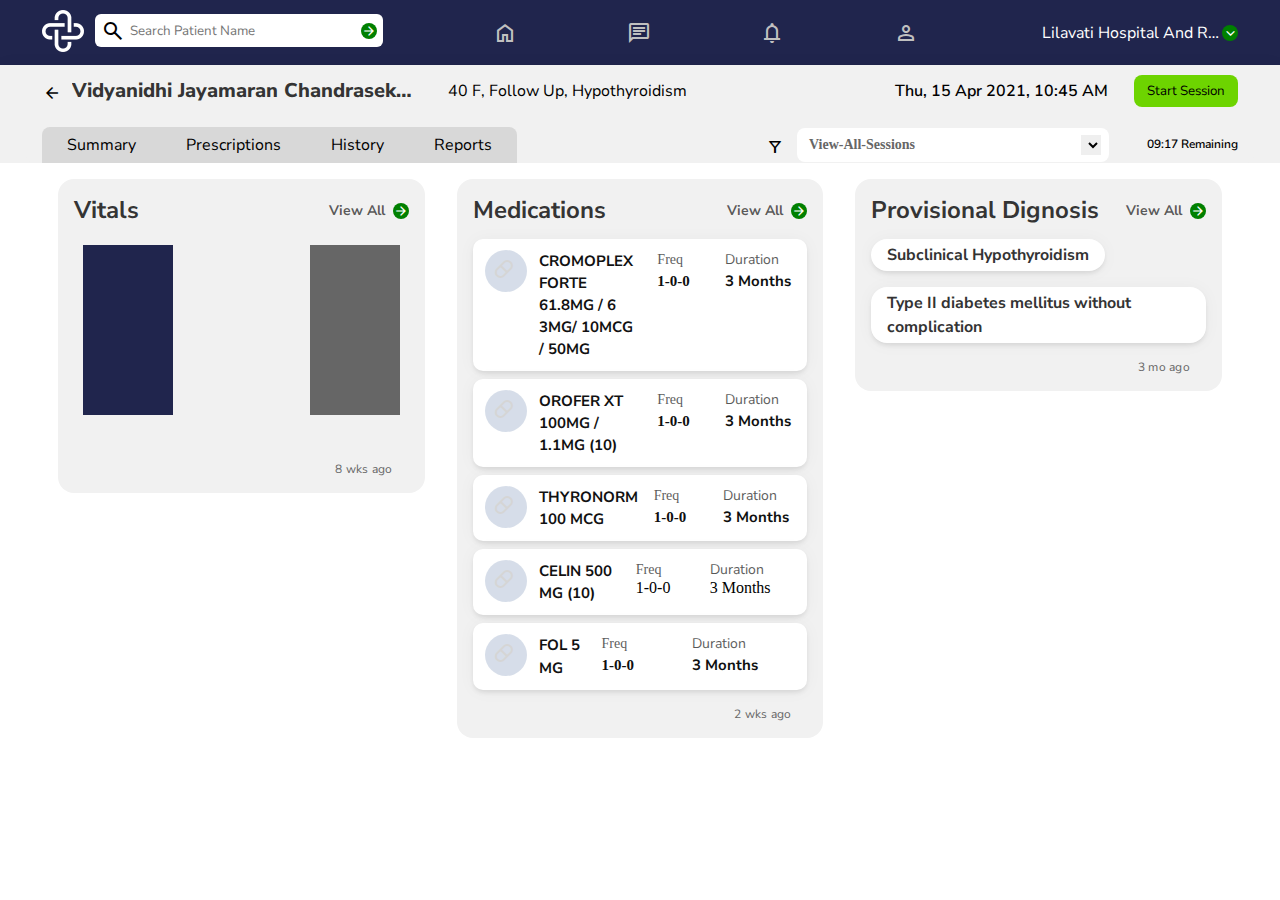
<file: index.html>
<!DOCTYPE html>
<html lang="en">

<head>
    <meta charset="UTF-8">
    <meta name="viewport" content="width=device-width, initial-scale=1.0">

    <link rel="preconnect" href="https://fonts.googleapis.com">
    <link rel="preconnect" href="https://fonts.gstatic.com" crossorigin>
    <link
        href="https://fonts.googleapis.com/css2?family=Nunito+Sans:ital,opsz,wght@0,6..12,200;0,6..12,300;0,6..12,400;0,6..12,500;0,6..12,600;0,6..12,700;0,6..12,800;0,6..12,900;0,6..12,1000;1,6..12,200;1,6..12,300;1,6..12,400;1,6..12,600;1,6..12,700;1,6..12,800;1,6..12,900;1,6..12,1000&display=swap"
        rel="stylesheet">
    <title>Document</title>
    <link rel="stylesheet" href="reset.css">
    <link rel="stylesheet" href="style.css">

    <link rel="stylesheet"
        href="https://fonts.googleapis.com/css2?family=Material+Symbols+Outlined:opsz,wght,FILL,GRAD@20..48,100..700,0..1,-50..200" />
</head>

<body>
    <div class="container">

        <nav class="nav1">

            <div class="main">


                <div class="logoAndSearch">
                    <div class="logoandsearchbar">
                        <div class="logo">
                            <img class="logoimg" src="light-copy.png">
                        </div>
                        <div class="search">
                            <span id="searchicon" class="material-symbols-outlined">
                                search
                            </span>
                            <input type="search" placeholder="Search Patient Name" class="searchbar"
                                style="padding-left: 35px;">
                            <span id="searcharrow" class="material-symbols-outlined">
                                arrow_forward
                            </span>


                        </div>
                    </div>

                    <div class="allIcons">
                        <span id="icon" class="material-symbols-outlined">
                            home
                        </span>
                        <span id="icon" class="material-symbols-outlined">
                            chat
                        </span>


                        <span id="icon" class="material-symbols-outlined">
                            notifications
                        </span>
                        <span id="icon" class="material-symbols-outlined">
                            person
                        </span>

                    </div>

                    <div class="hospital">
                        <p id="Lilavati">Lilavati Hospital And Ress</p>
                        <span id="dropdown" class="material-symbols-outlined">
                            expand_more
                        </span>


                    </div>


                </div>




        </nav>

        <nav class="nav2">

            <div class="row2">
                <div class="header">
                    <!-- <div class="all"></div> -->

                    <div class="arrowVidyanidhiandlabel">


                        <div class="arrowandVidyanidhi">
                            <span id="arrorsymbol" class="material-symbols-outlined">
                                arrow_back
                            </span>

                            <div class="Vidyanidhi-Jayamaran">

                                <p class="Vidyanidhi"> Vidyanidhi Jayamaran Chandrasekaran Ku</p>

                            </div>
                        </div>

                        <div class="label1">
                            40 F, Follow Up, Hypothyroidism
                        </div>
                    </div>





                    <div class="dateandstartbtn">

                        <div class="Thu-15-Apr-2021-10">
                            Thu, 15 Apr 2021, 10:45 AM
                        </div>

                        <div class="startSession">
                            <button class="startBtn">Start Session</button>
                        </div>
                    </div>

                </div>
                <div class="header2">
                    <div class="rectangle">
                        <div class="nav-item">
                            Summary
                        </div>
                        <div class="nav-item">
                            Prescriptions
                        </div>
                        <div class="nav-item">
                            History
                        </div>
                        <div class="nav-item">
                            Reports
                        </div>

                    </div>

                    <div class="sessionandtime">


                        <div class="sessions">
                            <span id="filtericon" class="material-symbols-outlined">
                                filter_alt
                            </span>

                            <div class="View-All-Sessions">

                                <label for="cars">View-All-Sessions</label>
                                <select name="allsession" id="session">

                                </select>
                            </div>
                        </div>

                        <div class="Remaining">
                            09:17 Remaining
                        </div>

                    </div>
                </div>
            </div>

        </nav>


        <div class="main2">
            <div class="boxcontainer">
                <div class="threeBox">

                    <div class="box2">

                        <div class="boxtwoheader">
                            <div class="vitals">
                                Vitals
                            </div>
                            <div class="viewbtn">
                                View All
                                <span id="arrow2right" class="material-symbols-outlined">
                                    arrow_forward
                                </span>
                            </div>
                        </div>

                        <div class="vitalsdata">
                            <div class="vitalsdatabox1">
                            </div> 

                             <div class="vitalsdatabox2">
                                
                            </div>
                        </div>

                        <div class="time">
                            8 wks ago
                        </div>
                    </div>


                    <div class="box2">
                        <div class="boxtwoheader">
                            <div class="medication">
                                Medications
                            </div>
                            <div class="viewbtn">
                                View All
                                <span id="arrow2right" class="material-symbols-outlined">
                                    arrow_forward
                                </span>
                            </div>
                        </div>

                        <div class="medicinedata">
                            <div class="medicinedatabox1">
                                <div class="tableticon">
                                <!-- <div class="datarow1"> -->
                                    <span id="tablet" class="material-symbols-outlined">
                                        pill
                                    </span>

                                <!-- </div> -->
                            </div>

                            <div class="CROMOPLEX">

                            
                                <!-- <div class="datarow2"> -->
                                    <p class="CROMOPLEXX">CROMOPLEX FORTE
                                        61.8MG / 6 3MG/
                                        10MCG / 50MG
                                    </p>
                                <!-- </div> -->
                            </div>

                            <div class="freandtime">
                                <div class="datarow3">
                                    <span class="Freq">
                                        Freq

                                    </span>
                                    <span class="timen">
                                        1-0-0
                                    </span>
                                   


                                </div>
                                <div class="datarow4">
                                    <span class="Duration">
                                        Duration

                                    </span>
                                    <span class="months3">
                                        3 Months
                                    </span>

                                </div>

                            </div>

                            </div>
                            <div class="medicinedatabox1">
                                <div class="tableticon">
                                    <div class="datarow1">
                                        <span id="tablet" class="material-symbols-outlined">
                                            pill
                                        </span>
    
                                    </div>
                                </div>
    
                                <div class="CROMOPLEX">
    
                                
                                    <!-- <div class="datarow2"> -->
                                        <p class="CROMOPLEXX">OROFER XT 100MG / 1.1MG (10)
                                        </p>
                                    <!-- </div> -->
                                </div>
    
                                <div class="freandtime">
                                    <div class="datarow3">
                                        <span class="Freq">
                                            Freq
    
                                        </span>
                                        <span class="timen">
                                            1-0-0
                                        </span>
    
    
                                    </div>
                                    <div class="datarow4">
                                        <span class="Duration">
                                            Duration
    
                                        </span>
                                        <span class="months3">
                                            3 Months
                                        </span>
    
                                    </div>
    
                                </div>
    
                            </div>
                            <div class="medicinedatabox1">
                                <div class="tableticon">
                                    <div class="datarow1">
                                        <span id="tablet" class="material-symbols-outlined">
                                            pill
                                        </span>
    
                                    </div>
                                </div>
    
                                <div class="CROMOPLEX">
    
                                
                                    <!-- <div class="datarow2"> -->
                                        <p class="CROMOPLEXX">  THYRONORM 100 MCG

                                        </p>
                                    <!-- </div> -->
                                </div>
    
                                <div class="freandtime">
                                    <div class="datarow3">
                                        <span class="Freq">
                                            Freq
    
                                        </span>
                                        <span class="timen">
                                            1-0-0
                                        </span>
    
    
                                    </div>
                                    <div class="datarow4">
                                        <span class="Duration">
                                            Duration
    
                                        </span>
                                        <span class="months3">
                                            3 Months
                                        </span>
    
                                    </div>
    
                                </div>
    

                            </div>
                            <div class="medicinedatabox1">
                                <div class="tableticon">
                                    <div class="datarow1">
                                        <span id="tablet" class="material-symbols-outlined">
                                            pill
                                        </span>
    
                                    </div>
                                </div>
    
                                <div class="CROMOPLEX">
    
                                
                                    <!-- <div class="datarow2"> -->
                                        <p class="CROMOPLEXX"> 
                                             CELIN 500 MG (10)

                                        </p>
                                    <!-- </div> -->
                                </div>
    
                                <div class="freandtime">
                                    <div class="datarow3">
                                        <span class="Freq">
                                            Freq
    
                                        </span>
                                        1-0-0
    
    
                                    </div>
                                    <div class="datarow4">
                                        <span class="Duration">
                                            Duration
    
                                        </span>
                                        3 Months
    
                                    </div>
    
                                </div>
    

                            </div>
                            <div class="medicinedatabox1">
                                <div class="tableticon">
                                    <div class="datarow1">
                                        <span id="tablet" class="material-symbols-outlined">
                                            pill
                                        </span>
    
                                    </div>
                                </div>
    
                                <div class="CROMOPLEX">
    
                                
                                    <!-- <div class="datarow2"> -->
                                        <p class="CROMOPLEXX">  FOL 5 MG

                                        </p>
                                    <!-- </div> -->
                                </div>
    
                                <div class="freandtime">
                                    <div class="datarow3">
                                        <span class="Freq">
                                            Freq
    
                                        </span>
                                        <span class="timen">
                                            1-0-0
                                        </span>
    
    
                                    </div>
                                    <div class="datarow4">
                                        <span class="Duration">
                                            Duration
    
                                        </span>
                                        <span class="months3">
                                            3 Months
                                        </span>
    
                                    </div>
    
                                </div>
    

                            </div>
                        </div>

                        <div class="time">
                            2 wks ago
                        </div>
                    </div>

                    <div class="box2">
                        <div class="boxtwoheader">
                            <div class="medication">
                                Provisional Dignosis
                            </div>
                            <div class="viewbtn">
                                View All
                                <span id="arrow2right" class="material-symbols-outlined">
                                    arrow_forward
                                </span>
                            </div>
                        </div>

                        <div class="Provisionaldata">
                            <div class="Provisionaldatabox1">
                                Subclinical Hypothyroidism
                            </div>
                            <div class="Provisionaldatabox1">
                                Type II diabetes mellitus without complication
                            </div>
                        </div>
                        <div class="time">
                            3 mo ago
                        </div>
                    </div>
                </div>
            </div>

        </div>

    </div>




</body>

</html>
</file>
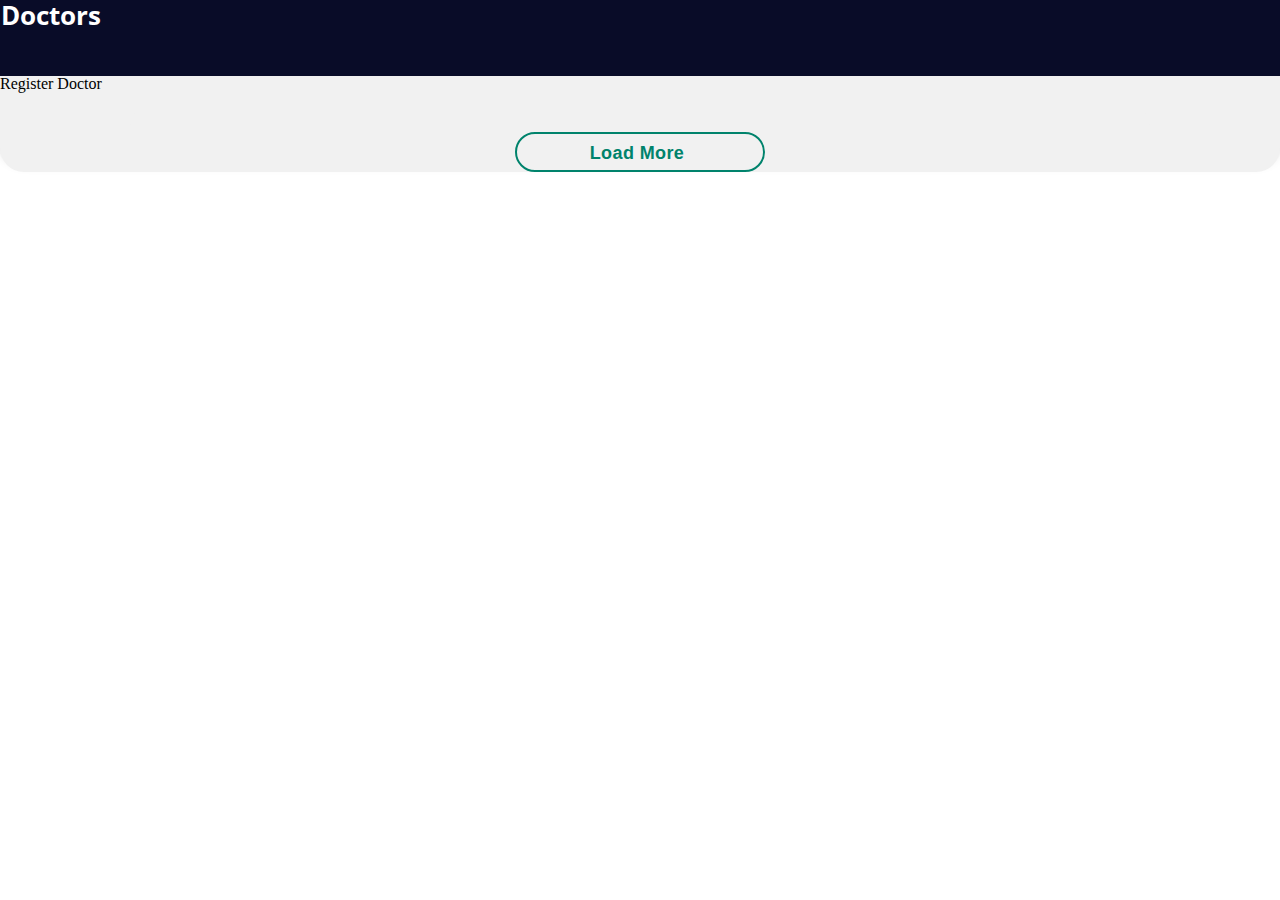
<file: Doctor.html>
<!DOCTYPE html>
<html lang="en">

<head>
    <meta charset="UTF-8">
    <meta name="viewport" content="width=device-width, initial-scale=1.0">

    <link rel="preconnect" href="https://fonts.googleapis.com">
    <link rel="preconnect" href="https://fonts.gstatic.com" crossorigin>
    <link
        href="https://fonts.googleapis.com/css2?family=Nunito+Sans:ital,opsz,wght@0,6..12,200;0,6..12,300;0,6..12,400;0,6..12,500;0,6..12,600;0,6..12,700;0,6..12,800;0,6..12,900;0,6..12,1000;1,6..12,200;1,6..12,300;1,6..12,400;1,6..12,500;1,6..12,600;1,6..12,700;1,6..12,800;1,6..12,900;1,6..12,1000&family=Open+Sans&display=swap"
        rel="stylesheet">

    <title>Document</title>
    <link rel="stylesheet" href="reset.css">
    <link rel="stylesheet" href="Doctor.css">
</head>

<body>

    <div class="main">
        <div class="Container">
            <div class="head">

                <h2>Doctors</h2>
            </div>
            <h1>Register Doctor</h1>
            <div id="allCards">



            </div>

        </div>
        <div class="load">
            <button class="LoadMore" onclick="loadData()">Load More</button>
        </div>

    </div>
    <script src="Doctor.js"></script>
</body>

</html>
</file>
<file: style.css>
* {
    font-family: 'Nunito Sans';
}

.container {
    height: 100%;
    width: 100%;
}

.navbar1 {
    width: 100%;
    background-color: #20254d;

}

.nav1 {

    width: 100%;
    background-color: #20254d;
    display: flex;
    align-items: center;
    margin: 0;
    flex-flow: row wrap;

}

.nav2 {
    width: 100%;
    background-color: #f1f1f1;
    display: flex;
    align-items: center;
    margin: 0;
    flex-flow: row wrap;
    box-shadow: 0 1px 18px 0 rgba(0, 0, 0, 0.04), 0 3px 5px -1px rgba(0, 0, 0, 0.1);
}

.main {
    width: 100%;
    max-width: 1196px;
    margin: 0 auto;
    display: flex;
    justify-content: space-between;



}


.row2 {
    width: 100%;
    max-width: 1196px;
    margin: 0 auto;
    display: flex;
    justify-content: space-between;
    align-items: center;
    padding: 10px 16px 0 16px;

}

.rectangle .nav-item {
    padding: 10px 25px 10px 25px;
}

.nav-item:hover {
    border-bottom: 3px solid green;
    background-color: #aaa9a9;
}



#icon:hover {
    border-bottom: 1.5px solid white;
    color: white;
}

.serachAndallButton {
    width: 100%;
    max-width: 1196px;
    margin: 0 auto;
}


.maxwidth {


    display: flex;
    flex-direction: row;
    justify-content: center;
    flex-wrap: wrap;
    gap: 15px;
}



.logoAndSearch {
    display: flex;
    flex-wrap: wrap;
    justify-content: space-between;
    width: 100%;
    align-items: center;
    margin: 10px 0 10px 0;

}


.hospital {
    display: flex;
    align-items: center;
    color: white;
    align-self: center;
    justify-content: flex-end;
    font-family: 'Nunito Sans';
    overflow: hidden;
    text-overflow: ellipsis;
    padding: 0px 0px 0 16px
}

.hospital p {}


#icon {
    width: 22px;
    height: 22px;
    padding: 4px 12px 5.3px 12px;
    color: #C0C0C0;
    justify-content: space-around;





}

#dropdown {
    background-color: green;
    color: white;
    border-radius: 20px;
    font-size: 17px;
}


.allIcons {

    display: flex;
    flex-direction: row;
    align-items: center;
    flex-wrap: wrap;
    gap: 87.5px;
}





.searchbar {
    width: 288px;
    margin: 3.5px 0px 0px 0px;
    padding: 8px 15px 7px 8px;
    border-radius: 6px;
    border-style: none;
}

.search {
    position: relative;
}

#searcharrow {
    position: absolute;
    right: 6px;
    top: 13px;
    font-size: 16px;
    background-color: green;
    border-radius: 10px;
    color: white;
}

#searchicon {
    position: absolute;
    top: 9px;
    left: 6px;
}

/* /////////////////////////////////////////////////////////////////////////////////// */

.row2 {
    width: 100%;
    height: 100%;
    max-width: 1196px;
    display: flex;
    flex-direction: column;
    border-radius: 8px;
    background-color: #f1f1f1;
    flex-wrap: wrap;
    justify-content: center;
    align-items: center;


}

.header {
    display: flex;
    flex-direction: row;
    flex-wrap: wrap;
    align-items: center;
    width: 100%;
    justify-content: space-between;
}

.header2 {
    display: flex;
    flex-direction: row;
    flex-wrap: wrap;
    align-items: center;
    margin-top: 20px;
    justify-content: space-between;
    width: 100%;
}


.rectangle {
    max-width: 476px;
    height: 100%;
    font-family: 'Nunito Sans';
    display: flex;
    flex-direction: row;
    flex-wrap: wrap;
    align-items: center;
    background-color: #D8D8D8;
    color: #000;
    opacity: 5;
    border-top-left-radius: 8px;
    border-top-right-radius: 8px;
    justify-content: flex-start;
    text-align: center;
}

.sessions {
    display: flex;
    align-items: center;
}

.arrowicon {
    width: 22px;
    height: 22px;
}

.arrow {
    justify-self: start;
}

.Vidyanidhi {
    width: 100%;
    max-width: 340px;
    overflow: hidden;
    text-overflow: ellipsis;
    white-space: nowrap;
    font-family: 'Nunito Sans';
}

#Lilavati {
    width: 100%;
    max-width: 180px;
    overflow: hidden;
    text-overflow: ellipsis;
    white-space: nowrap;

}

.Vidyanidhi-Jayamaran {
    font-family: 'Nunito Sans';
    font-size: 20px;
    font-weight: 800;
    font-stretch: normal;
    font-style: normal;
    line-height: 1.3;
    letter-spacing: normal;
    color: rgba(0, 0, 0, 0.8);
    text-overflow: ellipsis;
    overflow: hidden;
}

.Thu-15-Apr-2021-10 {

    font-family: 'Nunito Sans';
    font-size: 16px;
    font-weight: 600;
    font-stretch: normal;
    font-style: normal;
    line-height: 1;
    letter-spacing: normal;
    color: #000;

}

.startBtn {
    padding: 7px 13px;
    border-radius: 8px;
    background-color: #6dd400;
    font-family: 'Nunito Sans';
    border-style: none;

}

.View-All-Sessions select {
    float: right;
    border-style: none;
}

.View-All-Sessions {
    width: auto;
    width: 292px;
    height: auto;
    padding: 7px 8px 7px 12px;
    border-radius: 8px;
    background-color: #fff;
    font-family: NunitoSans;
    font-size: 14px;
    font-weight: bold;
    font-stretch: normal;
    font-style: normal;
    line-height: 1.43;
    letter-spacing: normal;
    color: #666;
    margin-left: 16px;
}

.Remaining {
    max-width: 109px;
    height: auto;
    font-family: 'Nunito Sans';
    font-size: 12px;
    font-weight: 600;
    font-stretch: normal;
    font-style: normal;
    line-height: 1.29;
    letter-spacing: normal;
    text-align: center;
    color: #000;
}


.arrowandVidyanidhi {
    display: flex;
    flex-direction: row;
    gap: 14px;
}

.logoandsearchbar {
    display: flex;
    gap: 11px;
}

.label1 {
    font-family: 'Nunito Sans';
}

.material-symbols-outlined {
    width: 15.9px;
    height: 16px;
    align-self: center;

}

#arrorsymbol {
    align-self: center;
    font-size: 20px;

}

#filtericon {
    font-size: 20px;
}

.dateandstartbtn {
    display: flex;
    align-items: center;
    gap: 26px;
}

.arrowVidyanidhiandlabel {
    display: flex;
    align-items: center;
    flex-wrap: wrap;
    gap: 36px;
}

.sessionandtime {
    display: flex;
    align-items: center;
    flex-wrap: wrap;
    gap: 38px;
}




/* ////////////////////////////////////////////////////////////////// */
/* ////////////////////////////////////////////////    BOX One */




.main2 {
    width: 100%;
    display: flex;
    align-items: center;
    margin: 0;
    flex-flow: row wrap;
    background-color: white;
}

.boxcontainer {
    width: 100%;
    max-width: 1196px;
    margin: 0 auto;
    padding: 0 16px 0 16px;

}


.threeBox {
    width: 100%;
    display: flex;
    align-items: flex-start;
    justify-content: space-between;
    flex-direction: row;
    flex-wrap: wrap;

}

.threeBox>div {
    flex: 1;
}

.box1 {
    width: 100%;
    max-width: 388px;
    margin: 16px 16px 16px 0px;
    padding: 3px 13px 14px;
    border-radius: 16px;
    background-color: #f1f1f1;

}

.time {
    display: flex;
    justify-content: end;
    text-align: center;

    font-family: 'Nunito Sans';
    font-size: 12px;
    font-weight: normal;
    font-stretch: normal;
    font-style: normal;
    line-height: normal;
    letter-spacing: 0.26px;
    text-align: right;
    color: #666;

    margin: 16px 16px 0px 0px;

}

.vitalsdata {
    display: flex;
    /* flex-direction: row; */
    justify-content: space-between;
    align-items: flex-start;

}

.vitalsdatabox1 {
    height: 170px;
    width: 90px;
    background-color: #20254d;
    margin: 6px 0 30px 9px;


}

.vitalsdatabox2 {
    height: 170px;
    width: 90px;
    background-color: #666;
    margin: 6px 9px 30px 0px;

}

.box2 {
    width: 100%;
    max-width: 356px;
    margin: 16px;
    padding: 16px 16px 16px;
    border-radius: 16px;
    background-color: #f1f1f1
}


.boxtwoheader {
    display: flex;
    justify-content: space-between;
    align-items: center;
    margin-bottom: 12px;
}

.medication {
    font-family: 'Nunito Sans';
    font-size: 24px;
    font-weight: bold;
    font-stretch: normal;
    font-style: normal;
    line-height: 1.33;
    letter-spacing: normal;
    color: rgba(0, 0, 0, 0.8);
}

.viewbtn {
    position: relative;
    font-family: 'Nunito Sans';
    font-size: 14px;
    font-weight: bold;
    font-stretch: normal;
    font-style: normal;
    line-height: 1.71;
    letter-spacing: normal;
    color: rgba(0, 0, 0, 0.65);
    display: flex;
    text-align: center;
    gap: 8px;

}

#arrow2right {
    color: white;
    /* position: absolute; */
    top: 3.5px;
    font-size: 16px;
    right: -19px;
    background-color: green;
    border-radius: 10px;
    display: flex;
    align-items: center;
}

.medicinedata {
    display: flex;
    flex-direction: column;
    justify-content: space-between;
    gap: 8px;
}



.CROMOPLEX{
    display: flex;
    align-items: center;
    justify-content: center;
}

.freandtime{
    display: flex;
    align-items: center;
    justify-content: end;
    gap: 22px;
}

.medicinedatabox1 {
    width: fit-content;
    padding: 11px 16px 11px 12px;
    /* max-width: 356px; */
    border-radius: 10px;
    box-shadow: 0 1px 18px 0 rgba(0, 0, 0, 0.04), 0 3px 5px -1px rgba(0, 0, 0, 0.1);
    background-color: #fff;
    display:flex;
    justify-content: center;
    align-items: start;
}



.datarow3 {
    display: flex;
    flex-wrap: wrap;
    flex-grow: 1;
        
}

.datarow4{
    display: flex;
    flex-wrap: wrap;
    flex-grow: 1;
}
#tablet{
     width: 28px;
    height: 28px;
    /* margin: 27px 0px 27px 19px; */
    padding: 7px;
    opacity: 0.16; 
    background-color: #08347a;
    border-radius: 22px;
} 

/* .tableticon{
  display: flex;
    align-items: center;
    justify-content: start;

      
} */


.medicinedatabox2 {
    height: 50px;
    width: 100%;
    margin: 8px -8px;
    border-radius: 10px;
    box-shadow: 0 1px 18px 0 rgba(0, 0, 0, 0.04), 0 3px 5px -1px rgba(0, 0, 0, 0.1);
    background-color: #fff;

    display:flex;
    justify-content: space-between;
    float: left;
    align-items: flex-start;
    padding: 10px;
}

.medicinedatabox3 {
    height: 50px;
    width: 100%;
    margin: 8px -8px 8px;
    border-radius: 10px;
    box-shadow: 0 1px 18px 0 rgba(0, 0, 0, 0.04), 0 3px 5px -1px rgba(0, 0, 0, 0.1);
    background-color: #fff;

    display:flex;
    justify-content: space-between;
    float: left;
    align-items: flex-start;
    padding: 10px;
}

.medicinedatabox4 {
    height: 50px;
    width: 100%;
    margin: 8px -8px 8px;
    border-radius: 10px;
    box-shadow: 0 1px 18px 0 rgba(0, 0, 0, 0.04), 0 3px 5px -1px rgba(0, 0, 0, 0.1);
    background-color: #fff;

    display:flex;
    justify-content: space-between;
    float: left;
    align-items: flex-start;
    padding: 10px;
}

.medicinedatabox5 {
    height: 50px;
    width: 100%;
    margin: 8px -8px 8px;
    border-radius: 10px;
    box-shadow: 0 1px 18px 0 rgba(0, 0, 0, 0.04), 0 3px 5px -1px rgba(0, 0, 0, 0.1);
    background-color: #fff;

    display:flex;
    justify-content: space-between;
    float: left;
    align-items: flex-start;
    padding: 10px;
}

/* .datarow1{
    display: flex;
    justify-content: space-between;

} */

/* .datarow1{
    display: flex;
    align-items: flex-start;
} */

.CROMOPLEXX{
    font-family: 'Nunito Sans';
  font-size: 15px;
  font-weight: bold;
  font-stretch: normal;
  font-style: normal;
  line-height: 1.47;
  letter-spacing: normal;
  color: #111;
  display: flex;
  flex-wrap: wrap;
  flex-grow: 1;
  /* width: 148px; */



  
  margin: 0 16px 0 12px;
}
/* 
.Freq {
    font-family: 'Nunito Sans';
    font-size: 14px;
    opacity: 0.65;
    font-weight: normal;
    font-stretch: normal;
    font-style: normal;
    line-height: 1.43;
    letter-spacing: normal;
    color: #000;
    margin: 0 12px 2px 16px;

} */
.Duration{
    width: 66px;
    height: 20px;
    /* margin: 0 0 2px 12px; */
    opacity: 0.65;
    font-family: 'Nunito Sans';
    font-size: 14px;
    font-weight: normal;
    font-stretch: normal;
    font-style: normal;
    line-height: 1.43;
    letter-spacing: normal;
    color: #000;
}

.months3{
    width: 66px;
    height: 22px;
    /* margin: 2px 0 22px 12px; */
    font-family: 'Nunito Sans';
    font-size: 15px;
    font-weight: bold;
    font-stretch: normal;
    font-style: normal;
    line-height: 1.47;
    letter-spacing: normal;
    color: #0f0f0f;
  
}

.Freq{
        width: 46px;
        height: 20px;
        /* margin: 0 12px 2px 16px; */
        opacity: 0.65;
        font-family: NunitoSans;
        font-size: 14px;
        font-weight: normal;
        font-stretch: normal;
        font-style: normal;
        line-height: 1.43;
        letter-spacing: normal;
        color: #000;
}
.timen{
    width: 46px;
  height: 22px;
  /* margin: 2px 12px 22px 16px; */
  font-family: NunitoSans;
  font-size: 15px;
  font-weight: bold;
  font-stretch: normal;
  font-style: normal;
  line-height: 1.47;
  letter-spacing: normal;
  color: #0f0f0f;
}
      
.box3 {
    width: 100%;
    max-width: 388px;
    margin: 16px 1px 16px;
    padding: 16px 28px 16px 28px;
    border-radius: 16px;
    background-color: #f1f1f1;
}


.Provisionaldatabox1 {
    width: fit-content;
    padding: 4px 16px;
    border-radius: 16px;
    box-shadow: 0 1px 18px 0 rgba(0, 0, 0, 0.04), 0 3px 5px -1px rgba(0, 0, 0, 0.1);
    background-color: #fff;
    font-family: 'Nunito Sans';
    font-size: 16px;
    font-weight: bold;
    font-stretch: normal;
    font-style: normal;
    line-height: 1.5;
    letter-spacing: normal;
    color: #333;
    display: flex;
    flex-wrap: wrap;
}

.Provisionaldatabox2 {
    width: 100%;
    max-width: 270px;
    margin: 12px 38px 8px 0;
    padding: 4px 16px;
    border-radius: 29px;
    box-shadow: 0 1px 18px 0 rgba(0, 0, 0, 0.04), 0 3px 5px -1px rgba(0, 0, 0, 0.1);
    background-color: #fff;
    font-family: 'Nunito Sans';
    font-size: 16px;
    font-weight: bold;
    font-stretch: normal;
    font-style: normal;
    line-height: 1.38;
    letter-spacing: normal;
    color: #333;
}

.Provisionaldata{
    display: flex;
    flex-direction: row;
    flex-wrap: wrap;
    gap: 16px;
    margin-bottom: 12px;
}

.boxoneheader {
    display: flex;
    justify-content: space-between;
    padding: 13px;
}

.vitals {
    font-family: 'Nunito Sans';
    font-size: 24px;
    font-weight: bold;
    font-stretch: normal;
    font-style: normal;
    line-height: 1.33;
    letter-spacing: normal;
    color: rgba(0, 0, 0, 0.8);
}

.viewall {
    position: relative;
    font-family: 'Nunito Sans';
    font-size: 14px;
    font-weight: bold;
    font-stretch: normal;
    font-style: normal;
    line-height: 1.71;
    letter-spacing: normal;
    color: rgba(0, 0, 0, 0.65);
    align-self: center;

}

#arrowright {
    color: white;
    position: absolute;
    top: 3px;
    font-size: 16px;
    right: -19px;
    background-color: green;
    border-radius: 10px;
}


.rownumone{
    display: flex;
   /* flex-direction: column; */
   justify-content: space-between;

}
</file>
<file: Doctor.css>
* {
    font-family: 'NunitoSans', sans-serif;
}

body {
    display: flex;
    justify-content: center;
}




.Container {
    height: auto;
    border-color: #f1f1f1;
}

.cards {
    position: relative;
    width: 100%;
    height: 100%;
    max-width: 400px;
    margin: 13px 5px 10px 0;
    padding: 12px 20px 18px 7px;
    border-radius: 10px;
    box-shadow: 0 1px 18px 0 rgba(0, 0, 0, 0.04), 0 3px 5px -1px rgba(0, 0, 0, 0.1);
    background-color: #fff;
    font-family: 'NunitoSans', sans-serif;



}

.Delbtn {
    width: 24px;
    height: 24px;
    object-fit: contain;
    position: absolute;
    right: 0;
    top: 50%;
    padding: 1px;
    cursor: pointer;

}






#pTag {
    margin-left: 10px;
}

.ProfilePic {
    border: solid 2px #ac5d5d;
    border-radius: 50%;
    width: 100px;
    height: 100px;
}


.experience {
    text-align: center;
}

.otherInfo {
    width: 100%;
    height: 100%;

}

.fess {
    flex-direction: row;
    justify-content: center;
    height: 100%;
    width: 100%;
    max-width: 300px;


}

.fess p {
    margin-top: 10px;
}

.bookBtn {

    width: 267px;
    height: 28px;
    margin: 15px 0 0 0;
    border-radius: 20px;
    background-color: #499b2f;
    font-size: 16px;
    font-weight: bold;
    font-stretch: normal;
    font-style: normal;
    line-height: 1;
    letter-spacing: 0.34px;
    text-align: center;
    color: #fff;
    position: relative;
    border-style: none;

}

.LoadMore {
    width: 100%;
    height: 40px;
    max-width: 250px;
    min-width: 100px;
    text-align: center;
    text-align: center;
    padding: 9px 53px 13px 47px;
    border-radius: 20px;
    border: solid 2px #00836c;
    background-color: #f1f1f1;
    text-align: center;
    font-family: 'NunitoSans', sans-serif;
    font-size: 18px;
    font-weight: bold;
    font-stretch: normal;
    font-style: normal;
    line-height: 1.22;
    letter-spacing: 0.39px;
    text-align: center;
    color: #00836c;
}

.load {
    height: 100%;
    width: 100%;
    text-align: center;
}


.head {
    width: auto;
    height: 76px;
    background-color: #090c28;
    text-align: center;
    min-width: 400px;
}

.head h2 {
    width: 100%;
    max-width: 101px;
    height: 100%;
    font-family: 'Open Sans';
    font-size: 26px;
    font-weight: bold;
    font-stretch: normal;
    font-style: normal;
    line-height: 1.23;
    letter-spacing: normal;
    color: #fff;
}

.main {

    background-color: #f1f1f1;
    width: 100%;
    height: 100%;
    min-width: 200px;
    border-radius: 24px;
    box-shadow: 0 -5px 6px -3px rgba(0, 0, 0, 0.2), 0 -9px 12px 1px rgba(0, 0, 0, 0.14);
}


#allCards {
    margin-top: 20px;
    margin-left: auto;
    margin-right: auto;
    padding: 10px;
    position: relative;
    height: 100%;
    width: 100%;
    max-width: 1000px;
    /* min-width: 400px;
    max-width: 400px; */
    border-radius: 24px;
    background-color: #f1f1f1;
    display: flex;
    /* flex-direction: row; */
    flex-wrap: wrap;





}

#allCards h2 {
    margin: 0 97px 13px 2px;
    font-family: 'Open Sans';
    font-size: 24px;
    font-weight: normal;
    font-stretch: normal;
    font-style: normal;
    line-height: 1.33;
    letter-spacing: normal;
    color: rgba(0, 0, 0, 0.8);
}

#DocName {
    margin: 5px 60px 3px 11px;
    font-family: 'NunitoSans', sans-serif;
    font-size: 18px;
    font-weight: bold;
    font-stretch: normal;
    font-style: normal;
    line-height: normal;
    letter-spacing: normal;
    color: #0f0f0f;
}


#deg {
    margin: 2px 90px 8px 11px;
    opacity: 0.5;
    font-size: 14px;
    font-weight: normal;
    font-stretch: normal;
    font-style: normal;
    line-height: 1.14;
    letter-spacing: normal;
    color: #000;
}

#time {
    position: relative;
    margin: 8px 42px 9px 0px;
    padding: 2px 11px 2px 11px;
    border-radius: 16px;
    background-color: rgba(41, 46, 51, 0.16);
    text-align: end;
    width: 146px;
}

.otherInfo {
    flex-direction: row;
    height: 100%;
    width: 100%;
    max-width: 300px;
}

.otherInfo img {
    position: absolute;
    top: 26.5%;
}





.fess h3 {
    font-family: 'NunitoSans';
    font-size: 14px;
    font-weight: 600;
    font-stretch: normal;
    font-style: normal;
    line-height: 1.43;
    letter-spacing: normal;
    color: #000;
}



.exp {
    margin-top: 20px;
}

.crad1 {
    display: flex;
    gap: 50px;
    height: 100%;
    width: 100%;
}

.card2 {
    display: flex;
    gap: 71px;
    height: 100%;
    width: 100%;

}

.card3 {
    display: flex;
    justify-content: center;

}

.book {
    flex-direction: column;
    text-align: center;
    min-width: 150px
}
</file>
